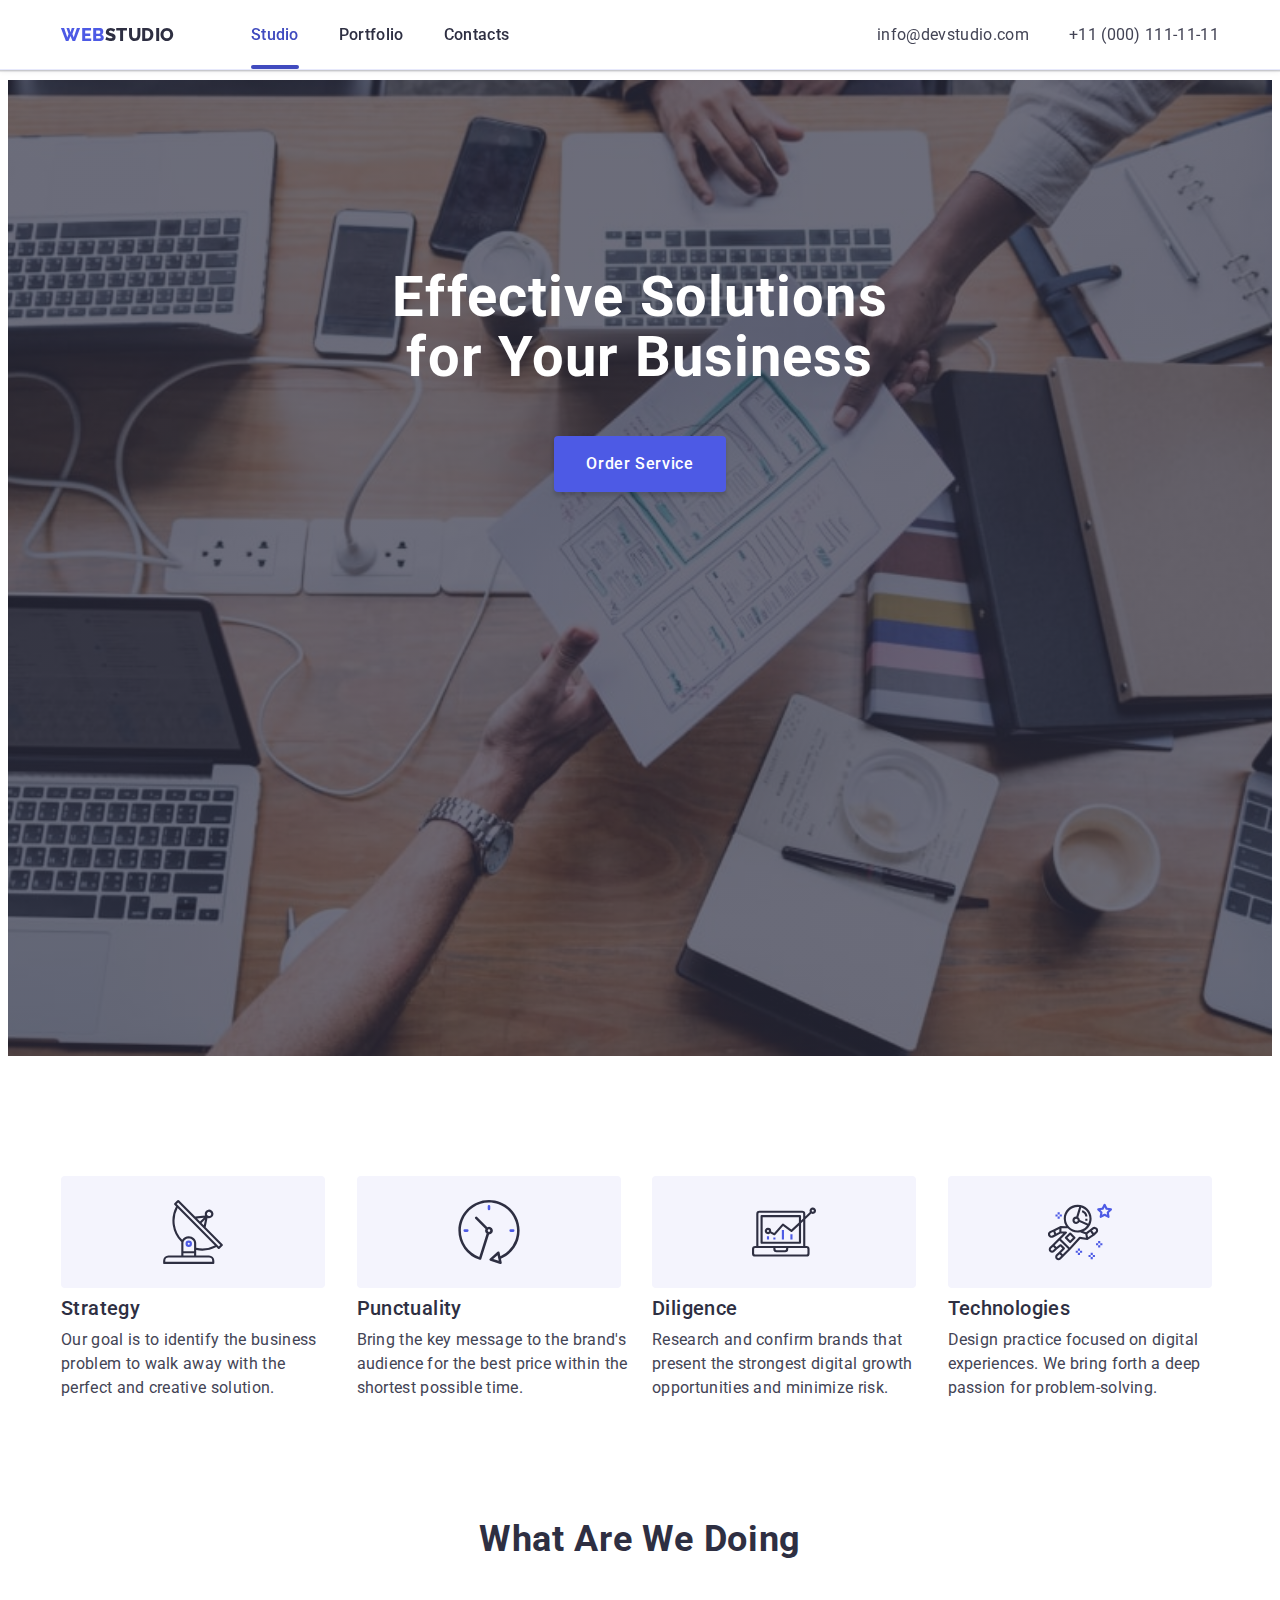
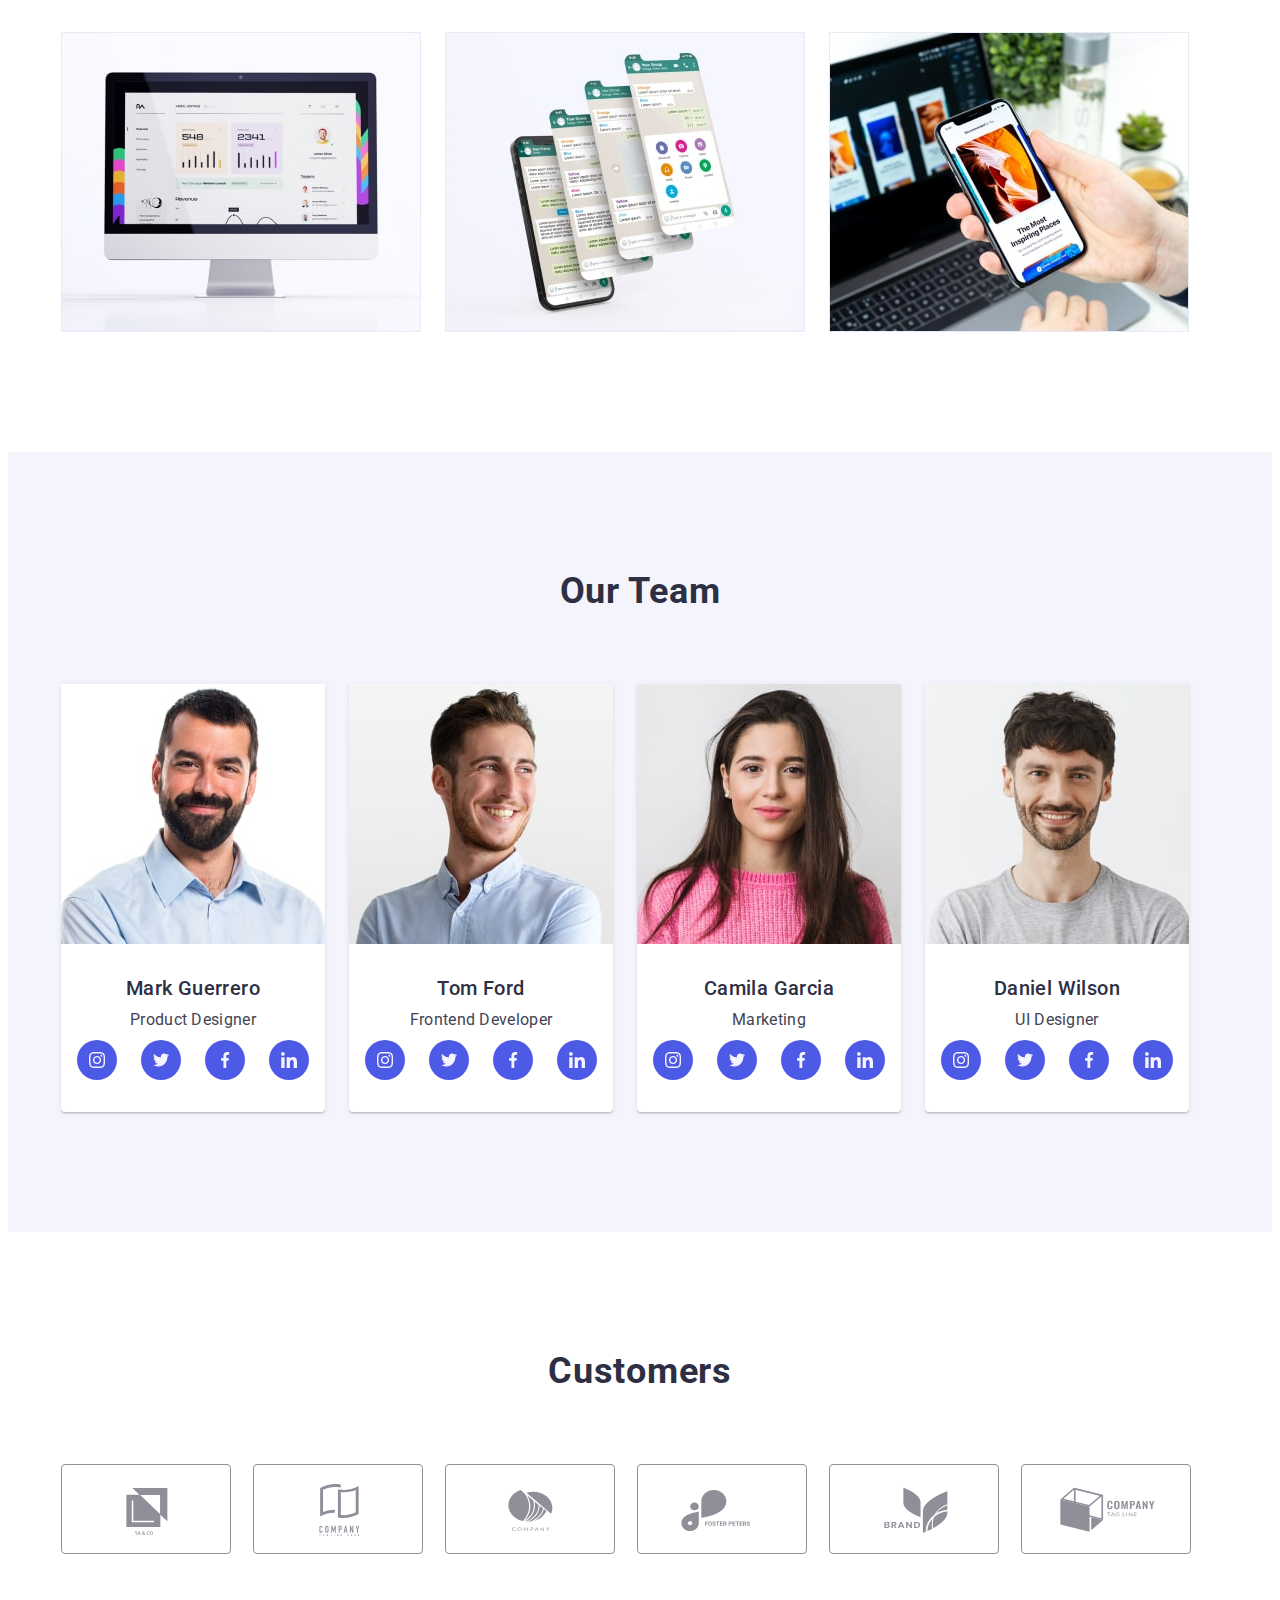
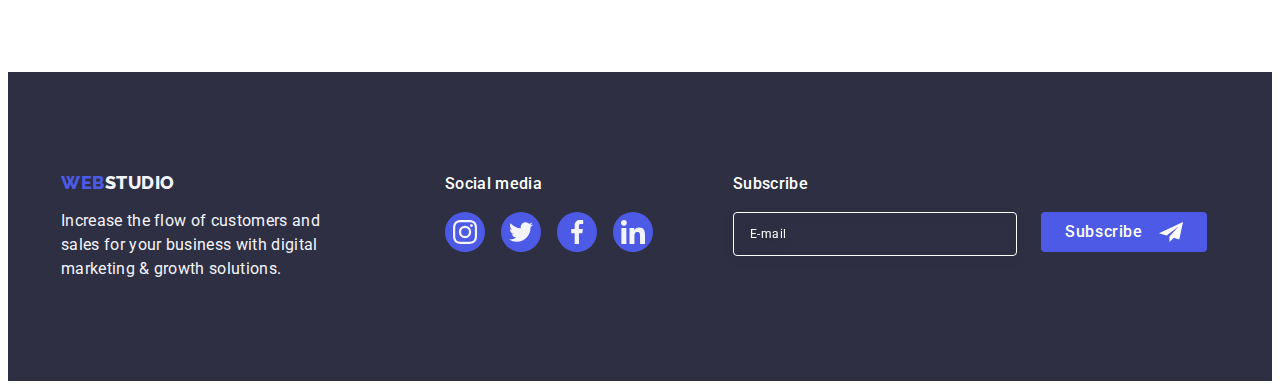
<file: index.html>
<!DOCTYPE html>
<html lang="en">
  <head>
    <meta charset="UTF-8" />
    <meta http-equiv="X-UA-Compatible" content="IE=edge" />
    <meta name="viewport" content="width=device-width, initial-scale=1.0" />
    <title>Document</title>
    <link
      rel="stylesheet"
      href="https://cdnjs.cloudflare.com/ajax/libs/modern-normalize/2.0.0/modern-normalize.min.css"
      integrity="sha512-4xo8blKMVCiXpTaLzQSLSw3KFOVPWhm/TRtuPVc4WG6kUgjH6J03IBuG7JZPkcWMxJ5huwaBpOpnwYElP/m6wg=="
      crossorigin="anonymous"
      referrerpolicy="no-referrer"
    />

    <link rel="preconnect" href="https://fonts.googleapis.com" />
    <link rel="preconnect" href="https://fonts.gstatic.com" crossorigin />
    <link
      href="https://fonts.googleapis.com/css2?family=Raleway:wght@800&family=Roboto:wght@400;500;700;900&display=swap"
      rel="stylesheet"
    />

    <link rel="stylesheet" href="./css/styles.css" />
  </head>

  <body>
    <header class="header-frame">
      <div class="container flex">
        <nav class="head-nav flex">
          <a href="./index.html" class="logo link"
            >Web<span class="logo-web">Studio</span></a
          >
          <ul class="head-list flex list">
            <li class="head-item">
              <a href="./index.html" class="header-link current link">Studio</a>
            </li>
            <li class="head-item">
              <a href="./portfolio.html" class="header-link link">Portfolio</a>
            </li>
            <li class="head-item">
              <a href="" class="header-link link">Contacts</a>
            </li>
          </ul>
        </nav>
        <address class="contacts">
          <ul class="contact-list flex list">
            <li class="contact-item">
              <a href="mailto:info@devstudio.com" class="contact link"
                >info@devstudio.com</a
              >
            </li>
            <li class="contact-item">
              <a href="tel:+110001111111" class="contact link"
                >+11 (000) 111-11-11</a
              >
            </li>
          </ul>
        </address>
      </div>
    </header>

    <main>
      <section class="hero-frame">
        <div class="container">
          <h1 class="hero">Effective Solutions for Your Business</h1>
          <button type="button" class="hero-btn" data-modal-open>
            Order Service
          </button>
        </div>
      </section>

      <section class="company-section flex">
        <div class="container">
          <h2 class="visually-hidden">The goal of the company</h2>
          <ul class="company-list list">
            <li class="company-item">
              <div class="company-frame">
                <svg class="company-icon" width="64" height="64">
                  <use href="./images/icons.svg#icon-antenna"></use>
                </svg>
              </div>
              <h3 class="company-title">Strategy</h3>
              <p class="company-text">
                Our goal is to identify the business problem to walk away with
                the perfect and creative solution.
              </p>
            </li>
            <li class="company-item">
              <div class="company-frame">
                <svg class="company-icon" width="64" height="64">
                  <use href="./images/icons.svg#icon-clock"></use>
                </svg>
              </div>
              <h3 class="company-title">Punctuality</h3>
              <p class="company-text">
                Bring the key message to the brand's audience for the best price
                within the shortest possible time.
              </p>
            </li>
            <li class="company-item">
              <div class="company-frame">
                <svg class="company-icon" width="64" height="64">
                  <use href="./images/icons.svg#icon-diagram"></use>
                </svg>
              </div>
              <h3 class="company-title">Diligence</h3>
              <p class="company-text">
                Research and confirm brands that present the strongest digital
                growth opportunities and minimize risk.
              </p>
            </li>
            <li class="company-item">
              <div class="company-frame">
                <svg class="company-icon" width="64" height="64">
                  <use href="./images/icons.svg#icon-astronaut"></use>
                </svg>
              </div>
              <h3 class="company-title">Technologies</h3>
              <p class="company-text">
                Design practice focused on digital experiences. We bring forth a
                deep passion for problem-solving.
              </p>
            </li>
          </ul>
        </div>
      </section>

      <section class="doing-section">
        <div class="container">
          <h2 class="doing-title">What are we doing</h2>
          <ul class="doing-list flex list">
            <li class="doing-item">
              <img
                src="./images/we-doing1.jpg"
                alt="monitor"
                width="360"
                height="300"
              />
            </li>
            <li class="doing-item">
              <img
                src="./images/we-doing2.jpg"
                alt="messenger on the phone"
                width="360"
                height="300"
              />
            </li>
            <li class="doing-item">
              <img
                src="./images/we-doing3.jpg"
                alt="mobile phone in hands"
                width="360"
                height="300"
              />
            </li>
          </ul>
        </div>
      </section>

      <section class="team-section">
        <div class="container">
          <h2 class="team-title">Our Team</h2>
          <ul class="team-list flex list">
            <li class="team-item">
              <img
                src="./images/our-team1.jpg"
                alt="Product Designer"
                width="264"
                height="260"
              />
              <div class="team-frame">
                <h3 class="team-name">Mark Guerrero</h3>
                <p class="team-text">Product Designer</p>
                <ul class="socials-list flex list">
                  <li class="socials-item">
                    <a
                      class="socials-link"
                      href="https://www.instagram.com/"
                      target="_blank"
                      rel="noreferrer noopener"
                    >
                      <svg class="socials-icon" width="16" height="16">
                        <use href="./images/icons.svg#icon-instagram"></use>
                      </svg>
                    </a>
                  </li>
                  <li class="socials-item">
                    <a
                      class="socials-link"
                      href="https://twitter.com/"
                      target="_blank"
                      rel="noreferrer noopener"
                    >
                      <svg class="socials-icon" width="16" height="16">
                        <use href="./images/icons.svg#icon-twitter"></use>
                      </svg>
                    </a>
                  </li>
                  <li class="socials-item">
                    <a
                      class="socials-link"
                      href="https://www.facebook.com/"
                      target="_blank"
                      rel="noreferrer noopener"
                    >
                      <svg class="socials-icon" width="16" height="16">
                        <use href="./images/icons.svg#icon-facebook"></use>
                      </svg>
                    </a>
                  </li>
                  <li class="socials-item">
                    <a
                      class="socials-link"
                      href="https://www.linkedin.com/"
                      target="_blank"
                      rel="noreferrer noopener"
                    >
                      <svg class="socials-icon" width="16" height="16">
                        <use href="./images/icons.svg#icon-linkedin"></use>
                      </svg>
                    </a>
                  </li>
                </ul>
              </div>
            </li>
            <li class="team-item">
              <img
                src="./images/our-team2.jpg"
                alt="Frontend Developer"
                width="264"
                height="260"
              />
              <div class="team-frame">
                <h3 class="team-name">Tom Ford</h3>
                <p class="team-text">Frontend Developer</p>
                <ul class="socials-list flex list">
                  <li class="socials-item">
                    <a
                      class="socials-link"
                      href="https://www.instagram.com/"
                      target="_blank"
                      rel="noreferrer noopener"
                    >
                      <svg class="socials-icon" width="16" height="16">
                        <use href="./images/icons.svg#icon-instagram"></use>
                      </svg>
                    </a>
                  </li>
                  <li class="socials-item">
                    <a
                      class="socials-link"
                      href="https://twitter.com/"
                      target="_blank"
                      rel="noreferrer noopener"
                    >
                      <svg class="socials-icon" width="16" height="16">
                        <use href="./images/icons.svg#icon-twitter"></use>
                      </svg>
                    </a>
                  </li>
                  <li class="socials-item">
                    <a
                      class="socials-link"
                      href="https://www.facebook.com/"
                      target="_blank"
                      rel="noreferrer noopener"
                    >
                      <svg class="socials-icon" width="16" height="16">
                        <use href="./images/icons.svg#icon-facebook"></use>
                      </svg>
                    </a>
                  </li>
                  <li class="socials-item">
                    <a
                      class="socials-link"
                      href="https://www.linkedin.com/"
                      target="_blank"
                      rel="noreferrer noopener"
                    >
                      <svg class="socials-icon" width="16" height="16">
                        <use href="./images/icons.svg#icon-linkedin"></use>
                      </svg>
                    </a>
                  </li>
                </ul>
              </div>
            </li>
            <li class="team-item">
              <img
                src="./images/our-team3.jpg"
                alt="Marketing"
                width="264"
                height="260"
              />
              <div class="team-frame">
                <h3 class="team-name">Camila Garcia</h3>
                <p class="team-text">Marketing</p>
                <ul class="socials-list flex list">
                  <li class="socials-item">
                    <a
                      class="socials-link"
                      href="https://www.instagram.com/"
                      target="_blank"
                      rel="noreferrer noopener"
                    >
                      <svg class="socials-icon" width="16" height="16">
                        <use href="./images/icons.svg#icon-instagram"></use>
                      </svg>
                    </a>
                  </li>
                  <li class="socials-item">
                    <a
                      class="socials-link"
                      href="https://twitter.com/"
                      target="_blank"
                      rel="noreferrer noopener"
                    >
                      <svg class="socials-icon" width="16" height="16">
                        <use href="./images/icons.svg#icon-twitter"></use>
                      </svg>
                    </a>
                  </li>
                  <li class="socials-item">
                    <a
                      class="socials-link"
                      href="https://www.facebook.com/"
                      target="_blank"
                      rel="noreferrer noopener"
                    >
                      <svg class="socials-icon" width="16" height="16">
                        <use href="./images/icons.svg#icon-facebook"></use>
                      </svg>
                    </a>
                  </li>
                  <li class="socials-item">
                    <a
                      class="socials-link"
                      href="https://www.linkedin.com/"
                      target="_blank"
                      rel="noreferrer noopener"
                    >
                      <svg class="socials-icon" width="16" height="16">
                        <use href="./images/icons.svg#icon-linkedin"></use>
                      </svg>
                    </a>
                  </li>
                </ul>
              </div>
            </li>
            <li class="team-item">
              <img
                src="./images/our-team4.jpg"
                alt="UI Designer"
                width="264"
                height="260"
              />
              <div class="team-frame">
                <h3 class="team-name">Daniel Wilson</h3>
                <p class="team-text">UI Designer</p>
                <ul class="socials-list flex list">
                  <li class="socials-item">
                    <a
                      class="socials-link"
                      href="https://www.instagram.com/"
                      target="_blank"
                      rel="noreferrer noopener"
                    >
                      <svg class="socials-icon" width="16" height="16">
                        <use href="./images/icons.svg#icon-instagram"></use>
                      </svg>
                    </a>
                  </li>
                  <li class="socials-item">
                    <a
                      class="socials-link"
                      href="https://twitter.com/"
                      target="_blank"
                      rel="noreferrer noopener"
                    >
                      <svg class="socials-icon" width="16" height="16">
                        <use href="./images/icons.svg#icon-twitter"></use>
                      </svg>
                    </a>
                  </li>
                  <li class="socials-item">
                    <a
                      class="socials-link"
                      href="https://www.facebook.com/"
                      target="_blank"
                      rel="noreferrer noopener"
                    >
                      <svg class="socials-icon" width="16" height="16">
                        <use href="./images/icons.svg#icon-facebook"></use>
                      </svg>
                    </a>
                  </li>
                  <li class="socials-item">
                    <a
                      class="socials-link"
                      href="https://www.linkedin.com/"
                      target="_blank"
                      rel="noreferrer noopener"
                    >
                      <svg class="socials-icon" width="16" height="16">
                        <use href="./images/icons.svg#icon-linkedin"></use>
                      </svg>
                    </a>
                  </li>
                </ul>
              </div>
            </li>
          </ul>
        </div>
      </section>

      <section class="customers-section">
        <div class="container">
          <h2 class="customers-title">Customers</h2>
          <ul class="customers-list flex list">
            <li class="customers-item">
              <a
                class="customers-link"
                href=""
                target="_blank"
                rel="noreferrer noopener"
              >
                <svg class="customers-icon" width="104" height="56">
                  <use href="./images/icons.svg#icon-company1"></use>
                </svg>
              </a>
            </li>
            <li class="customers-item">
              <a
                class="customers-link"
                href=""
                target="_blank"
                rel="noreferrer noopener"
              >
                <svg class="customers-icon" width="104" height="56">
                  <use href="./images/icons.svg#icon-company2"></use>
                </svg>
              </a>
            </li>
            <li class="customers-item">
              <a
                class="customers-link"
                href=""
                target="_blank"
                rel="noreferrer noopener"
              >
                <svg class="customers-icon" width="104" height="56">
                  <use href="./images/icons.svg#icon-company3"></use>
                </svg>
              </a>
            </li>
            <li class="customers-item">
              <a
                class="customers-link"
                href=""
                target="_blank"
                rel="noreferrer noopener"
              >
                <svg class="customers-icon" width="104" height="56">
                  <use href="./images/icons.svg#icon-company4"></use>
                </svg>
              </a>
            </li>
            <li class="customers-item">
              <a
                class="customers-link"
                href=""
                target="_blank"
                rel="noreferrer noopener"
              >
                <svg class="customers-icon" width="104" height="56">
                  <use href="./images/icons.svg#icon-company5"></use>
                </svg>
              </a>
            </li>
            <li class="customers-item">
              <a
                class="customers-link"
                href=""
                target="_blank"
                rel="noreferrer noopener"
              >
                <svg class="customers-icon" width="104" height="56">
                  <use href="./images/icons.svg#icon-company6"></use>
                </svg>
              </a>
            </li>
          </ul>
        </div>
      </section>
    </main>

    <footer class="basement-bg">
      <div class="container footer-flex">
        <div class="basement-first">
          <a href="./index.html" class="footer-logo link"
            >Web<span class="basement-logo">Studio</span></a
          >
          <p class="basement-text">
            Increase the flow of customers and sales for your business with
            digital marketing & growth solutions.
          </p>
        </div>
        <div class="footer-socials">
          <p class="footer-text">Social media</p>
          <ul class="footer-socials-list flex list">
            <li class="footer-socials-item">
              <a
                class="footer-socials-link"
                href="https://www.instagram.com/"
                target="_blank"
                rel="noreferrer noopener"
              >
                <svg class="footer-socials-icon" width="24" height="24">
                  <use href="./images/icons.svg#icon-instagram"></use>
                </svg>
              </a>
            </li>
            <li class="footer-socials-item">
              <a
                class="footer-socials-link"
                href="https://twitter.com/"
                target="_blank"
                rel="noreferrer noopener"
              >
                <svg class="footer-socials-icon" width="24" height="24">
                  <use href="./images/icons.svg#icon-twitter"></use>
                </svg>
              </a>
            </li>
            <li class="footer-socials-item">
              <a
                class="footer-socials-link"
                href="https://www.facebook.com/"
                target="_blank"
                rel="noreferrer noopener"
              >
                <svg class="footer-socials-icon" width="24" height="24">
                  <use href="./images/icons.svg#icon-facebook"></use>
                </svg>
              </a>
            </li>
            <li class="footer-socials-item">
              <a
                class="footer-socials-link"
                href="https://www.linkedin.com/"
                target="_blank"
                rel="noreferrer noopener"
              >
                <svg class="footer-socials-icon" width="24" height="24">
                  <use href="./images/icons.svg#icon-linkedin"></use>
                </svg>
              </a>
            </li>
          </ul>
        </div>
        <div class="footer-subscribe">
          <p class="footer-text">Subscribe</p>
          <form class="footer-form">
            <label class="mail-label">
              <input
                class="mail-input"
                type="email"
                name="user-email"
                placeholder="E-mail"
              />
            </label>
            <button class="subscribe-btn" type="submit">
              Subscribe
              <svg class="subscribe-icon" width="24" height="24">
                <use href="./images/icons.svg#icon-plane"></use>
              </svg>
            </button>
          </form>
        </div>
      </div>
    </footer>

    <div class="backdrop is-hidden" data-modal>
      <div class="modal">
        <button type="button" class="modal-button" data-modal-close>
          <svg class="modal-icon" width="8" height="8">
            <use href="./images/icons.svg#icon-close"></use>
          </svg>
        </button>

        <p class="modal-title">Leave your contacts and we will call you back</p>

        <form class="modal-form">
          <div class="label-wrap">
            <label class="modal-label" for="user-name">Name</label>
            <div class="input-wrap">
              <input
                class="modal-input"
                type="text"
                name="user-name"
                id="user-name"
              />
              <svg class="modal-form-icon" width="18" height="24">
                <use href="./images/icons.svg#icon-person"></use>
              </svg>
            </div>
          </div>

          <div class="label-wrap">
            <label for="user-phone" class="modal-label"> Phone</label>
            <div class="input-wrap">
              <input
                class="modal-input"
                type="tel"
                name="user-phone"
                id="user-phone"
              />
              <svg class="modal-form-icon" width="18" height="24">
                <use href="./images/icons.svg#icon-phone"></use>
              </svg>
            </div>
          </div>

          <div class="label-wrap">
            <label for="user-email" class="modal-label"> Email</label>
            <div class="input-wrap">
              <input
                class="modal-input"
                type="email"
                name="user-email"
                id="user-email"
              />
              <svg class="modal-form-icon" width="18" height="24">
                <use href="./images/icons.svg#icon-email"></use>
              </svg>
            </div>
          </div>

          <div class="textarea-wrap">
            <label class="modal-label" for="user-comment"> Comment</label>
            <textarea
              class="comment-wrap"
              name="user-comment"
              rows="5"
              placeholder="Text input"
              id="user-comment"
            ></textarea>
          </div>

          <div class="checkbox-wrap">
            <input
              class="checkbox-input visually-hidden"
              type="checkbox"
              name="user-privacy"
              value="true"
              id="user-privacy"
            />
            <label class="checkbox-label" for="user-privacy">
              <span class="checkbox-span">
                <svg class="accept-icon" width="10" height="8">
                  <use href="./images/icons.svg#icon-vector"></use>
                </svg> </span
              >I accept the terms and conditions of the
              <a class="checkbox-link" href="">Privacy Policy</a>
            </label>
          </div>

          <button class="send-btn" type="submit">Send</button>
        </form>
      </div>
    </div>
    <script src="./js/modal.js"></script>
  </body>
</html>
</file>
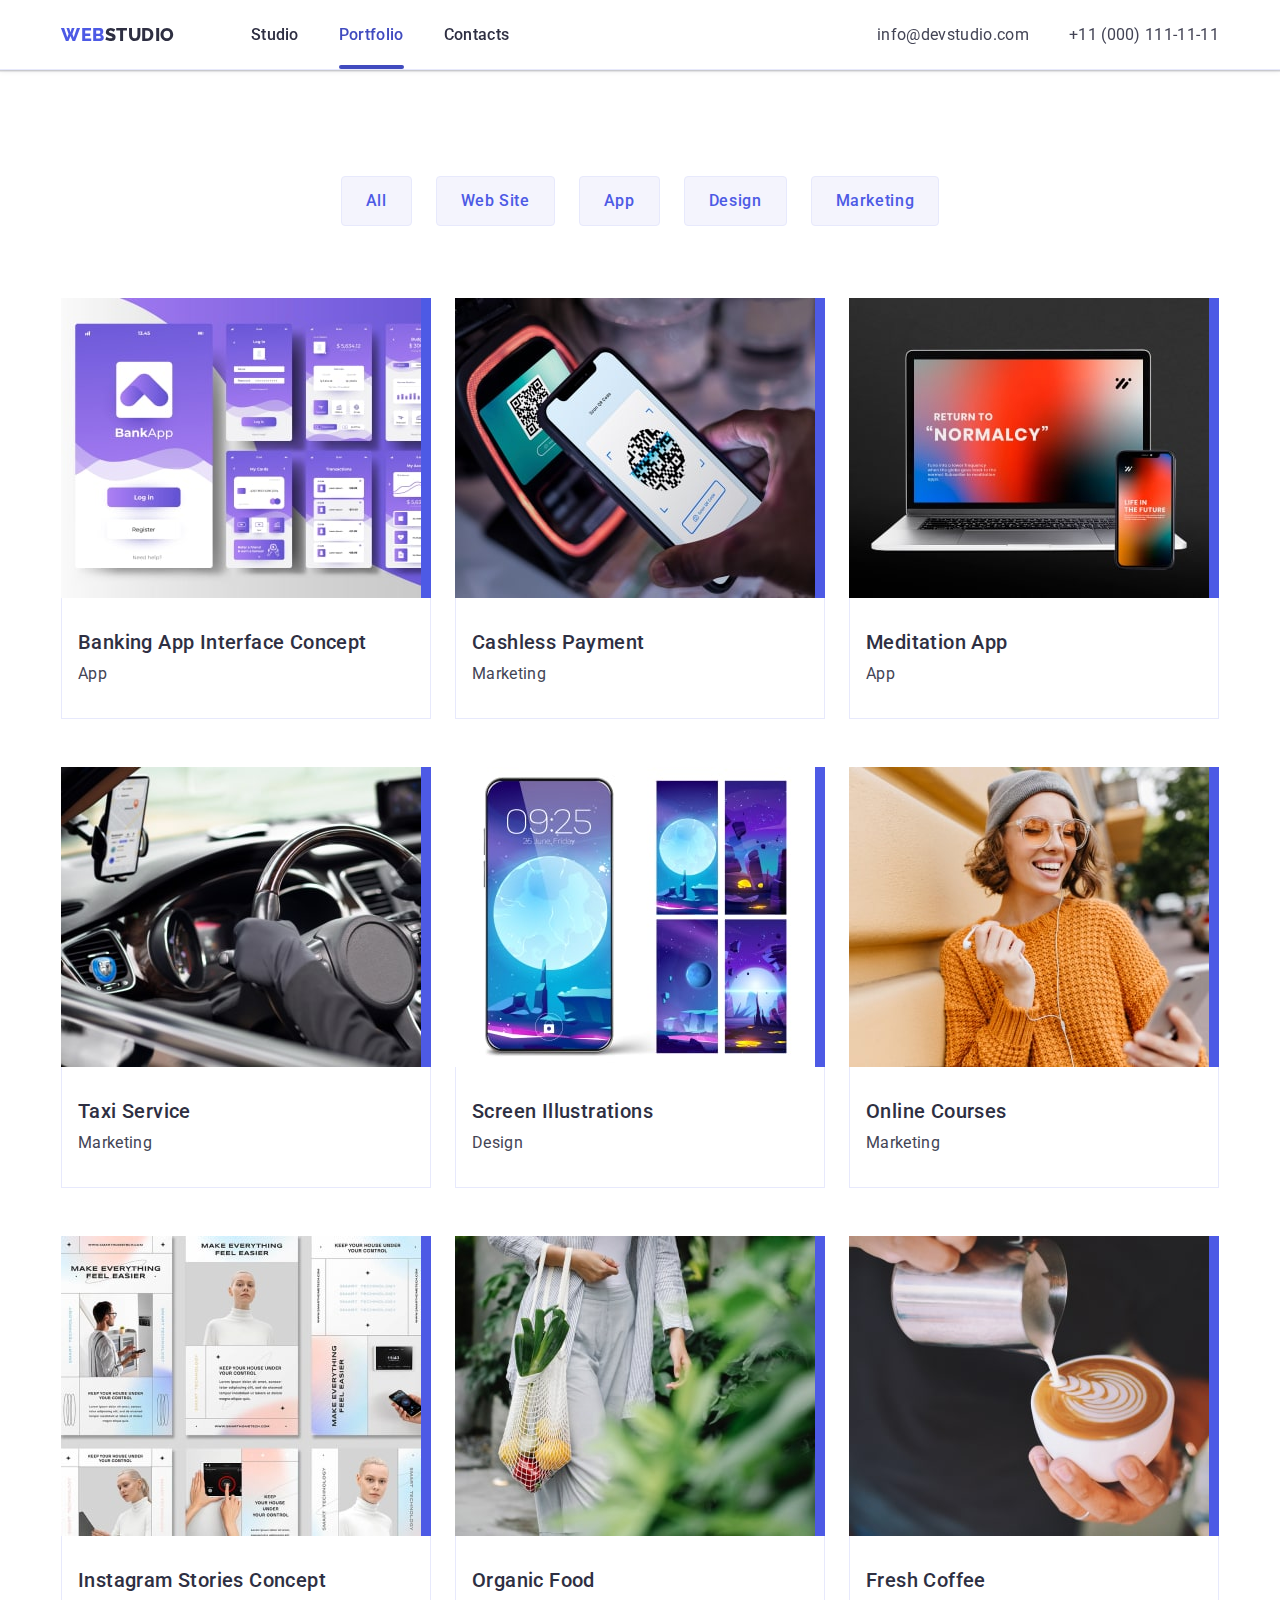
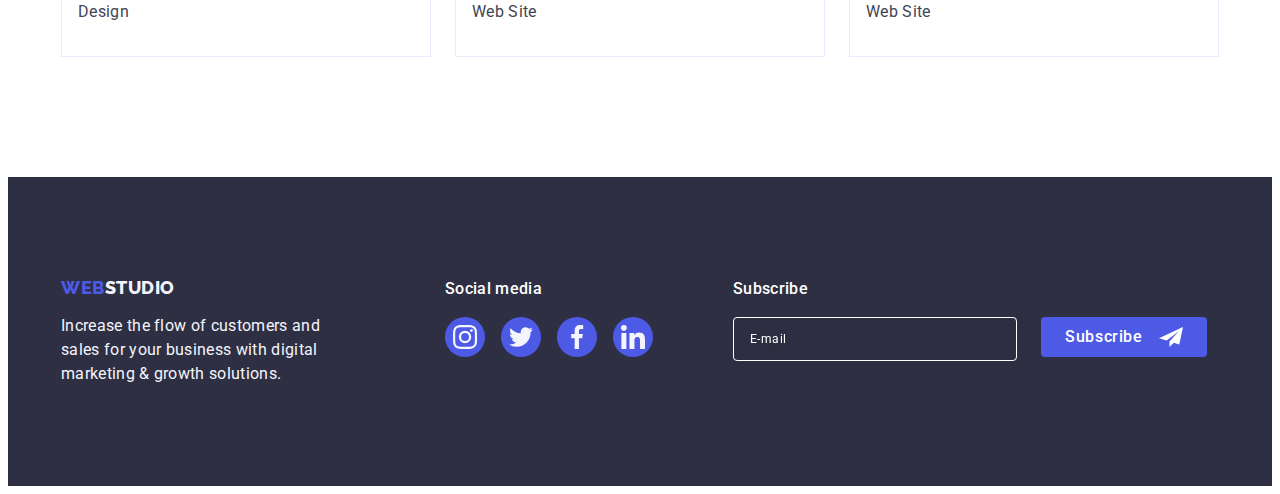
<file: portfolio.html>
<!DOCTYPE html>
<html lang="en">
  <head>
    <meta charset="UTF-8" />
    <meta http-equiv="X-UA-Compatible" content="IE=edge" />
    <meta name="viewport" content="width=device-width, initial-scale=1.0" />
    <title>Document</title>
    <link
      rel="stylesheet"
      href="https://cdnjs.cloudflare.com/ajax/libs/modern-normalize/2.0.0/modern-normalize.min.css"
      integrity="sha512-4xo8blKMVCiXpTaLzQSLSw3KFOVPWhm/TRtuPVc4WG6kUgjH6J03IBuG7JZPkcWMxJ5huwaBpOpnwYElP/m6wg=="
      crossorigin="anonymous"
      referrerpolicy="no-referrer"
    />

    <link rel="preconnect" href="https://fonts.googleapis.com" />
    <link rel="preconnect" href="https://fonts.gstatic.com" crossorigin />
    <link
      href="https://fonts.googleapis.com/css2?family=Raleway:wght@800&family=Roboto:wght@400;500;700;900&display=swap"
      rel="stylesheet"
    />

    <link rel="stylesheet" href="./css/styles.css" />
  </head>

  <body>
    <header class="header-frame">
      <div class="container flex">
        <nav class="head-nav flex">
          <a href="./index.html" class="logo link"
            >Web<span class="logo-web">Studio</span></a
          >
          <ul class="head-list flex list">
            <li class="head-item">
              <a href="./index.html" class="header-link link">Studio</a>
            </li>
            <li class="head-item">
              <a href="./portfolio.html" class="header-link current link"
                >Portfolio</a
              >
            </li>
            <li class="head-item">
              <a href="" class="header-link link">Contacts</a>
            </li>
          </ul>
        </nav>
        <address class="contacts">
          <ul class="contact-list flex list">
            <li class="contact-item">
              <a href="mailto:info@devstudio.com" class="contact link"
                >info@devstudio.com</a
              >
            </li>
            <li class="contact-item">
              <a href="tel:+110001111111" class="contact link"
                >+11 (000) 111-11-11</a
              >
            </li>
          </ul>
        </address>
      </div>
    </header>

    <main>
      <section class="portfolio-section">
        <div class="container">
          <h1 class="filters-title visually-hidden">Portfolio</h1>
          <ul class="filters-list flex list">
            <li><button type="button" class="filters-btn">All</button></li>
            <li><button type="button" class="filters-btn">Web Site</button></li>
            <li><button type="button" class="filters-btn">App</button></li>
            <li><button type="button" class="filters-btn">Design</button></li>
            <li>
              <button type="button" class="filters-btn">Marketing</button>
            </li>
          </ul>
          <ul class="portfolio-list flex list">
            <li class="portfolio-item">
              <a class="portfolio-link link" href="">
                <div class="portfolio-thumb">
                  <img
                    src="./images/banking-app.jpg"
                    alt="banking app interface"
                    width="360"
                    height="300"
                  />
                  <p class="portfolio-thumb-text">
                    14 Stylish and User-Friendly App Design Concepts · Task
                    Manager App · Calorie Tracker App · Exotic Fruit Ecommerce
                    App · Cloud Storage App
                  </p>
                </div>
                <div class="portfolio-frame">
                  <h2 class="portfolio-title">Banking App Interface Concept</h2>
                  <p class="portfolio-text">App</p>
                </div>
              </a>
            </li>
            <li class="portfolio-item">
              <a class="portfolio-link link" href="">
                <div class="portfolio-thumb">
                  <img
                    src="./images/cashless-payment.jpg"
                    alt="mobile in hand"
                    width="360"
                    height="300"
                  />
                  <p class="portfolio-thumb-text">
                    14 Stylish and User-Friendly App Design Concepts · Task
                    Manager App · Calorie Tracker App · Exotic Fruit Ecommerce
                    App · Cloud Storage App
                  </p>
                </div>
                <div class="portfolio-frame">
                  <h2 class="portfolio-title">Cashless Payment</h2>
                  <p class="portfolio-text">Marketing</p>
                </div>
              </a>
            </li>
            <li class="portfolio-item">
              <a class="portfolio-link link" href="">
                <div class="portfolio-thumb">
                  <img
                    src="./images/meditation-app.jpg"
                    alt="laptop"
                    width="360"
                    height="300"
                  />
                  <p class="portfolio-thumb-text">
                    14 Stylish and User-Friendly App Design Concepts · Task
                    Manager App · Calorie Tracker App · Exotic Fruit Ecommerce
                    App · Cloud Storage App
                  </p>
                </div>
                <div class="portfolio-frame">
                  <h2 class="portfolio-title">Meditation App</h2>
                  <p class="portfolio-text">App</p>
                </div>
              </a>
            </li>
            <li class="portfolio-item">
              <a class="portfolio-link link" href="">
                <div class="portfolio-thumb">
                  <img
                    src="./images/taxi-service.jpg"
                    alt="car steering wheel"
                    width="360"
                    height="300"
                  />
                  <p class="portfolio-thumb-text">
                    14 Stylish and User-Friendly App Design Concepts · Task
                    Manager App · Calorie Tracker App · Exotic Fruit Ecommerce
                    App · Cloud Storage App
                  </p>
                </div>
                <div class="portfolio-frame">
                  <h2 class="portfolio-title">Taxi Service</h2>
                  <p class="portfolio-text">Marketing</p>
                </div>
              </a>
            </li>
            <li class="portfolio-item">
              <a class="portfolio-link link" href="">
                <div class="portfolio-thumb">
                  <img
                    src="./images/screen-illustrations.jpg"
                    alt="mobile"
                    width="360"
                    height="300"
                  />
                  <p class="portfolio-thumb-text">
                    14 Stylish and User-Friendly App Design Concepts · Task
                    Manager App · Calorie Tracker App · Exotic Fruit Ecommerce
                    App · Cloud Storage App
                  </p>
                </div>
                <div class="portfolio-frame">
                  <h2 class="portfolio-title">Screen Illustrations</h2>
                  <p class="portfolio-text">Design</p>
                </div>
              </a>
            </li>
            <li class="portfolio-item">
              <a class="portfolio-link link" href="">
                <div class="portfolio-thumb">
                  <img
                    src="./images/online-courses.jpg"
                    alt="girl in headphones"
                    width="360"
                    height="300"
                  />
                  <p class="portfolio-thumb-text">
                    14 Stylish and User-Friendly App Design Concepts · Task
                    Manager App · Calorie Tracker App · Exotic Fruit Ecommerce
                    App · Cloud Storage App
                  </p>
                </div>
                <div class="portfolio-frame">
                  <h2 class="portfolio-title">Online Courses</h2>
                  <p class="portfolio-text">Marketing</p>
                </div>
              </a>
            </li>
            <li class="portfolio-item">
              <a class="portfolio-link link" href="">
                <div class="portfolio-thumb">
                  <img
                    src="./images/instagram-stories.jpg"
                    alt="pictures"
                    width="360"
                    height="300"
                  />
                  <p class="portfolio-thumb-text">
                    14 Stylish and User-Friendly App Design Concepts · Task
                    Manager App · Calorie Tracker App · Exotic Fruit Ecommerce
                    App · Cloud Storage App
                  </p>
                </div>
                <div class="portfolio-frame">
                  <h2 class="portfolio-title">Instagram Stories Concept</h2>
                  <p class="portfolio-text">Design</p>
                </div>
              </a>
            </li>
            <li class="portfolio-item">
              <a class="portfolio-link link" href="">
                <div class="portfolio-thumb">
                  <img
                    src="./images/organic-food.jpg"
                    alt="girl with vegetables"
                    width="360"
                    height="300"
                  />
                  <p class="portfolio-thumb-text">
                    14 Stylish and User-Friendly App Design Concepts · Task
                    Manager App · Calorie Tracker App · Exotic Fruit Ecommerce
                    App · Cloud Storage App
                  </p>
                </div>
                <div class="portfolio-frame">
                  <h2 class="portfolio-title">Organic Food</h2>
                  <p class="portfolio-text">Web Site</p>
                </div>
              </a>
            </li>
            <li class="portfolio-item">
              <a class="portfolio-link link" href="">
                <div class="portfolio-thumb">
                  <img
                    src="./images/fresh-coffee.jpg"
                    alt="cup of coffee"
                    width="360"
                    height="300"
                  />
                  <p class="portfolio-thumb-text">
                    14 Stylish and User-Friendly App Design Concepts · Task
                    Manager App · Calorie Tracker App · Exotic Fruit Ecommerce
                    App · Cloud Storage App
                  </p>
                </div>
                <div class="portfolio-frame">
                  <h2 class="portfolio-title">Fresh Coffee</h2>
                  <p class="portfolio-text">Web Site</p>
                </div>
              </a>
            </li>
          </ul>
        </div>
      </section>
    </main>

    <footer class="basement-bg">
      <div class="container footer-flex">
        <div class="basement-first">
          <a href="./index.html" class="footer-logo link"
            >Web<span class="basement-logo">Studio</span></a
          >
          <p class="basement-text">
            Increase the flow of customers and sales for your business with
            digital marketing & growth solutions.
          </p>
        </div>
        <div class="footer-socials">
          <p class="footer-text">Social media</p>
          <ul class="footer-socials-list flex list">
            <li class="footer-socials-item">
              <a
                class="footer-socials-link"
                href="https://www.instagram.com/"
                target="_blank"
                rel="noreferrer noopener"
              >
                <svg class="footer-socials-icon" width="24" height="24">
                  <use href="./images/icons.svg#icon-instagram"></use>
                </svg>
              </a>
            </li>
            <li class="footer-socials-item">
              <a
                class="footer-socials-link"
                href="https://twitter.com/"
                target="_blank"
                rel="noreferrer noopener"
              >
                <svg class="footer-socials-icon" width="24" height="24">
                  <use href="./images/icons.svg#icon-twitter"></use>
                </svg>
              </a>
            </li>
            <li class="footer-socials-item">
              <a
                class="footer-socials-link"
                href="https://www.facebook.com/"
                target="_blank"
                rel="noreferrer noopener"
              >
                <svg class="footer-socials-icon" width="24" height="24">
                  <use href="./images/icons.svg#icon-facebook"></use>
                </svg>
              </a>
            </li>
            <li class="footer-socials-item">
              <a
                class="footer-socials-link"
                href="https://www.linkedin.com/"
                target="_blank"
                rel="noreferrer noopener"
              >
                <svg class="footer-socials-icon" width="24" height="24">
                  <use href="./images/icons.svg#icon-linkedin"></use>
                </svg>
              </a>
            </li>
          </ul>
        </div>
        <div class="footer-subscribe">
          <p class="footer-text">Subscribe</p>
          <form class="footer-form">
            <label class="mail-label">
              <input
                class="mail-input"
                type="email"
                name="user-email"
                placeholder="E-mail"
              />
            </label>
            <button class="subscribe-btn" type="submit">
              Subscribe
              <svg class="subscribe-icon" width="24" height="24">
                <use href="./images/icons.svg#icon-plane"></use>
              </svg>
            </button>
          </form>
        </div>
      </div>
    </footer>
  </body>
</html>
</file>
<file: css/styles.css>
body {
  padding-top: 72px;
  font-family: "Roboto", sans-serif;
  color: #434455;
  background-color: #fff;
}

h1,
h2,
h3,
h4,
h5,
h6,
p {
  margin: 0;
}

ul,
ol {
  margin: 0;
  padding: 0;
}

button {
  padding: 0;
  border: none;
}

img {
  display: block;
  max-width: 100%;
  height: auto;
}

:root {
  --color-text-h: #2e2f42;
  --color-text-hero: #ffffff;
  --color-text: #434455;
  --color-text-button: #4d5ae5;
  --color-focus-btn: #404bbf;
  --color-btn: #f4f4fd;
  --border-header: #e7e9fc;
  --icon-company: #8e8f99;
  --modal-color: #fcfcfc;
  --modal-text: rgba(46, 47, 66, 0.4);
  --time: 250ms;
  --timing-function: cubic-bezier(0.4, 0, 0.2, 1);
  --scale-bef: scale(1, 1);
  --scale-aft: scale(1.25, 1.25);
}

.link {
  text-decoration: none;
}

.list {
  list-style: none;
}

.flex {
  display: flex;
  align-items: center;
}

.container {
  width: 1158px;
  margin: 0 auto;
  padding-left: 15px;
  padding-right: 15px;
}

.visually-hidden {
  position: absolute;
  width: 1px;
  height: 1px;
  margin: -1px;
  border: 0;
  padding: 0;
  white-space: nowrap;
  clip-path: inset(100%);
  clip: rect(0 0 0 0);
  overflow: hidden;
}

/**--------------------HEADER---------------------**/

.header-frame {
  position: fixed;
  z-index: 1;
  width: 100%;
  top: 0;
  left: 0;

  background-color: #fff;
  border-bottom: 1px solid var(--border-header);
  box-shadow: 0px 2px 1px rgba(46, 47, 66, 0.08),
    0px 1px 1px rgba(46, 47, 66, 0.16), 0px 1px 6px rgba(46, 47, 66, 0.08);
}

.head-item:not(:last-child),
.contact-item:not(:last-child) {
  margin-right: 40px;
}

.contacts {
  margin-left: auto;
  font-style: normal;
}

.logo {
  padding-top: 24px;
  padding-bottom: 24px;
  margin-right: 76px;
  align-items: center;

  font-family: "Raleway", sans-serif;
  font-style: normal;
  font-weight: 800;
  font-size: 18px;
  line-height: 1.17;
  letter-spacing: 0.03em;
  text-transform: uppercase;
  color: var(--color-text-button);
}

.logo-web {
  color: var(--color-text-h);
}

.header-link {
  position: relative;
  padding: 24px 0;
  transition: color var(--time) var(--timing-function);

  font-family: "Roboto", sans-serif;
  font-style: normal;
  font-weight: 500;
  font-size: 16px;
  line-height: 1.5;
  letter-spacing: 0.02em;

  color: var(--color-text-h);
}

.header-link::after {
  transition: transform var(--time) var(--timing-function);
  transform: scaleX(0);
  opacity: 0;

  content: "";
  position: absolute;
  left: 0;
  bottom: -1px;
  height: 4px;
  width: 100%;
  border-radius: 2px;

  background-color: transparent;
}

.current {
  color: var(--color-focus-btn);
}

.header-link.current::after,
.header-link:hover::after,
.header-link:focus::after {
  transform: scaleX(1);
  opacity: 1;

  background-color: var(--color-focus-btn);
}

.header-link:is(:hover, :focus) {
  color: var(--color-focus-btn);
}

.contact {
  transition: color var(--time) var(--timing-function);

  padding-top: 24px;
  padding-bottom: 24px;

  font-family: "Roboto", sans-serif;
  font-weight: 400;
  font-size: 16px;
  line-height: 1.5;
  letter-spacing: 0.02em;
  color: var(--color-text);
}

.contact:hover,
.contact:focus {
  color: var(--color-focus-btn);
}

/***----------------------FOOTER------------------------**/

.basement-bg {
  padding-top: 100px;
  padding-bottom: 100px;
  background-color: var(--color-text-h);
}

.footer-flex {
  display: flex;
  align-items: baseline;
}

.basement-first {
  margin-right: 120px;
}

.footer-logo {
  display: inline-block;
  max-width: 264px;
  margin-bottom: 16px;
  align-items: center;

  font-family: "Raleway", sans-serif;
  font-style: normal;
  font-weight: 800;
  font-size: 18px;
  line-height: 1.17;
  letter-spacing: 0.03em;
  text-transform: uppercase;
  color: var(--color-text-button);
}

.basement-logo {
  color: var(--color-btn);
}

.basement-text {
  max-width: 264px;

  font-size: 16px;
  line-height: 1.5;
  letter-spacing: 0.02em;
  color: var(--color-btn);
}

.footer-socials {
  margin-right: 80px;
}

.footer-text {
  margin-bottom: 16px;
  flex-wrap: wrap;
  width: 100%;

  font-weight: 500;
  font-size: 16px;
  line-height: 1.5;
  letter-spacing: 0.02em;
  color: var(--color-text-hero);
}

.footer-form {
  display: flex;
  gap: 24px;
}

.mail-label {
}

.footer-socials-list {
  gap: 16px;
}

.footer-socials-link {
  transition: background-color var(--time) var(--timing-function);

  display: flex;
  align-items: center;
  justify-content: center;
  width: 40px;
  height: 40px;
  border-radius: 50%;

  background-color: var(--color-text-button);
}

.footer-socials-link:is(:hover, :focus) {
  background-color: #31d0aa;
}

.footer-socials-icon {
  fill: var(--color-btn);
}

.footer-subscribe {
  position: relative;
}

.mail-input {
  width: 264px;
  height: 40px;

  padding-left: 16px;

  font-family: "Roboto";
  font-style: normal;
  font-weight: 400;
  font-size: 12px;
  line-height: 1.5;
  letter-spacing: 0.04em;

  color: var(--color-text-hero);
  background-color: transparent;
  border: 1px solid var(--color-text-hero);
  filter: drop-shadow(0px 4px 4px rgba(0, 0, 0, 0.15));
  border-radius: 4px;
}

.mail-input::placeholder {
  color: var(--color-text-hero);
}

.subscribe-btn {
  transition: background-color var(--time) var(--timing-function);

  min-width: 165px;
  height: 40px;
  padding: 8px 24px;

  display: flex;
  justify-content: center;
  align-items: center;
  font-family: "Roboto", sans-serif;
  font-weight: 500;
  font-size: 16px;
  line-height: 1.5;
  letter-spacing: 0.04em;
  cursor: pointer;

  background-color: var(--color-text-button);
  border: none;
  border-radius: 4px;
  color: var(--color-text-hero);
}

.subscribe-btn:is(:hover, :focus) {
  background-color: var(--color-focus-btn);
}

.subscribe-icon {
  margin-left: 16px;

  fill: var(--color-text-hero);
}

/***----------------------HERO------------------------**/

.hero-frame {
  height: 600px;
  padding-top: 188px;
  padding-bottom: 188px;
  margin: 0 auto;

  background-color: var(--color-text-h);
  background-image: linear-gradient(
      rgba(46, 47, 66, 0.7),
      rgba(46, 47, 66, 0.7)
    ),
    url(../images/hero-img-min.jpg);
  background-repeat: no-repeat;
  background-position: center;
  background-size: cover;
}

.hero {
  max-width: 496px;
  margin-bottom: 48px;
  margin-left: auto;
  margin-right: auto;

  font-size: 56px;
  line-height: 1.07;
  text-align: center;
  letter-spacing: 0.02em;
  color: var(--color-text-hero);
}

.hero-btn {
  transition: background-color var(--time) var(--timing-function);

  display: block;
  min-width: 169px;
  height: 56px;
  padding: 16px 32px;
  margin-left: auto;
  margin-right: auto;
  border: none;
  border-radius: 4px;
  cursor: pointer;

  font-family: "Roboto", sans-serif;
  font-style: normal;
  font-weight: 500;
  font-size: 16px;
  line-height: 1.5;
  align-items: center;
  letter-spacing: 0.04em;

  color: var(--color-text-hero);
  background-color: var(--color-text-button);
  box-shadow: 0px 4px 4px rgba(0, 0, 0, 0.15);
}

.hero-btn:is(:hover, :focus) {
  background-color: var(--color-focus-btn);
}

/***---------------goal of the company---------------------**/

.company-section {
  padding-top: 120px;
  padding-bottom: 120px;
}

.company-list {
  display: flex;
  gap: 24px;
}

.company-item {
  flex-basis: calc((100% - 72px) / 4);
}

.company-frame {
  display: flex;
  align-items: center;
  justify-content: center;
  width: 264px;
  height: 112px;
  padding: 0;
  margin-bottom: 8px;
  border: none;
  border-radius: 4px;

  background-color: var(--color-btn);
}

.company-title {
  margin-bottom: 8px;

  font-weight: 500;
  font-size: 20px;
  line-height: 1.2;
  letter-spacing: 0.02em;
  color: var(--color-text-h);
}

.company-text {
  font-size: 16px;
  line-height: 1.5;
  letter-spacing: 0.02em;
}

/* ------------What are we doing---------- */

.doing-section {
  padding-bottom: 120px;
}

.doing-title {
  margin-bottom: 72px;

  font-size: 36px;
  line-height: 1.11;
  letter-spacing: 0.02em;
  text-align: center;
  text-transform: capitalize;
  color: var(--color-text-h);
}

.doing-item:not(:last-child) {
  margin-right: 24px;
}

/**--------------------------Our Team---------------------**/

.team-section {
  padding-top: 120px;
  padding-bottom: 120px;
  background-color: var(--color-btn);
}

.team-title {
  margin-bottom: 72px;

  font-size: 36px;
  line-height: 1.11;
  text-align: center;
  letter-spacing: 0.02em;
  text-transform: capitalize;
  color: var(--color-text-h);
}

.team-frame {
  padding: 32px 16px;
}

.team-item {
  border-radius: 0px 0px 4px 4px;
  background-color: var(--color-text-hero);

  box-shadow: 0px 1px 6px rgba(46, 47, 66, 0.08),
    0px 1px 1px rgba(46, 47, 66, 0.16), 0px 2px 1px rgba(46, 47, 66, 0.08);
}

.team-item:not(:last-child) {
  margin-right: 24px;
}

.team-name {
  margin-bottom: 8px;

  font-weight: 500;
  font-size: 20px;
  line-height: 1.2;
  text-align: center;
  letter-spacing: 0.02em;
  color: var(--color-text-h);
}

.team-text {
  margin-bottom: 8px;

  font-size: 16px;
  line-height: 1.5;
  text-align: center;
  letter-spacing: 0.02em;
}

.socials-list {
  justify-content: center;
  gap: 24px;
}

.socials-icon {
  fill: var(--color-btn);
}

.socials-link {
  transition: background-color var(--time) var(--timing-function);

  display: flex;
  align-items: center;
  justify-content: center;
  width: 40px;
  height: 40px;
  border-radius: 50%;

  background-color: var(--color-text-button);
}

.socials-link:is(:hover, :focus) {
  background-color: var(--color-focus-btn);
}

/* --------------------Customers-------------------- */
.customers-section {
  padding-top: 120px;
  padding-bottom: 120px;
}

.customers-title {
  margin-bottom: 72px;

  font-size: 36px;
  line-height: 1.11;
  text-align: center;
  letter-spacing: 0.02em;
  text-transform: capitalize;

  color: var(--color-text-h);
}

.customers-list {
  width: 1128px;
  justify-content: center;
  align-items: center;
  gap: 24px;
}

.customers-item {
  width: 168px;
  height: 88px;
}

.customers-link {
  transition: border-color var(--time) var(--timing-function),
    color var(--time) var(--timing-function);

  display: flex;
  justify-content: center;
  align-items: center;
  width: 100%;
  height: 100%;
  border: 1px solid var(--icon-company);
  border-radius: 4px;

  color: var(--icon-company);
}

.customers-icon {
  transition: fill var(--time) var(--timing-function);

  display: flex;
  justify-content: center;
  align-items: center;

  fill: var(--icon-company);
}

.customers-link:is(:hover, :focus) {
  border-color: var(--color-focus-btn);
  color: var(--color-focus-btn);
}

.customers-link:is(:hover, :focus) .customers-icon {
  fill: var(--color-focus-btn);
}

/***-------------------PORTFOLIO---------------------**/

.portfolio-section {
  padding-top: 96px;
  padding-bottom: 120px;
}

.filters-list {
  margin-bottom: 72px;
  justify-content: center;
  gap: 24px;
}

.filters-btn {
  transition: color var(--time) var(--timing-function),
    background-color var(--time) var(--timing-function),
    border-color var(--time) var(--timing-function),
    box-shadow var(--time) var(--timing-function);

  display: block;
  padding: 12px 24px;
  align-items: center;
  border: 1px solid var(--border-header);
  border-radius: 4px;
  cursor: pointer;

  font-family: "Roboto", sans-serif;
  font-style: normal;
  font-weight: 500;
  font-size: 16px;
  line-height: 1.5;
  text-align: center;
  letter-spacing: 0.04em;

  color: var(--color-text-button);
  background-color: var(--color-btn);
}

.filters-btn:hover,
.filters-btn:focus {
  border-radius: 4px;
  border: 1px solid transparent;

  background-color: var(--color-focus-btn);
  color: var(--color-text-hero);

  box-shadow: 0px 3px 1px rgba(0, 0, 0, 0.1), 0px 2px 1px rgba(0, 0, 0, 0.08),
    0px 2px 2px rgba(0, 0, 0, 0.12);
}

.portfolio-list {
  flex-wrap: wrap;
}

.portfolio-item {
  width: calc((100% - 48px) / 3);
}

.portfolio-item:not(:nth-child(3n)) {
  margin-right: 24px;
}

.portfolio-item:not(:nth-last-child(-n + 3)) {
  margin-bottom: 48px;
}

.portfolio-frame {
  padding: 32px 16px;
  border: 1px solid var(--border-header);
  border-top: none;
}

.portfolio-link {
  transition: box-shadow var(--time) var(--timing-function);

  display: block;
}

.portfolio-link:is(:hover, :focus) {
  transform: translateY(0%);

  box-shadow: 0px 1px 6px rgba(46, 47, 66, 0.08),
    0px 1px 1px rgba(46, 47, 66, 0.16), 0px 2px 1px rgba(46, 47, 66, 0.08);
}

.portfolio-thumb {
  position: relative;
  overflow: hidden;
  transition: transform var(--time) var(--timing-function);

  width: 100%;
  height: 100%;

  background-color: var(--color-text-button);
}

.portfolio-thumb-text {
  position: absolute;
  top: 0;

  transform: translateY(100%);
  transition: transform var(--time) var(--timing-function);

  padding: 40px 32px;
  height: 100%;
  width: 100%;

  font-size: 16px;
  line-height: 1.5;
  letter-spacing: 0.02em;
  color: var(--color-btn);
  background-color: var(--color-text-button);
}

.portfolio-link:is(:hover, :focus) .portfolio-thumb,
.portfolio-link:is(:hover, :focus) .portfolio-thumb-text {
  transform: translateY(0%);
}

.portfolio-title {
  margin-bottom: 8px;

  font-weight: 500;
  font-size: 20px;
  line-height: 1.2;
  letter-spacing: 0.02em;
  color: var(--color-text-h);
}

.portfolio-text {
  font-size: 16px;
  line-height: 1.5;
  letter-spacing: 0.02em;
  color: var(--color-text);
}

/* ---------------------backdrop-------------------- */

.backdrop {
  position: fixed;
  z-index: 2;
  width: 100%;
  height: 100%;
  top: 0;
  left: 0;
  opacity: 1;

  transition: opacity var(--time) var(--timing-function),
    visibility var(--time) var(--timing-function);

  background-color: var(--modal-text);
}

.backdrop.is-hidden {
  visibility: hidden;
  pointer-events: none;
  opacity: 0;
}

.modal {
  position: absolute;
  top: 50%;
  left: 50%;
  transform: translate(-50%, -50%);
  transition: transform var(--time) var(--timing-function);

  padding: 72px 24px 24px 24px;
  width: 408px;
  min-height: 584px;
  border-radius: 4px;

  background-color: var(--modal-color);
  box-shadow: 0px 1px 1px rgba(0, 0, 0, 0.14), 0px 1px 3px rgba(0, 0, 0, 0.12),
    0px 2px 1px rgba(0, 0, 0, 0.2);
}

.modal-button {
  position: absolute;
  top: 24px;
  right: 24px;

  transition: background-color var(--time) var(--timing-function),
    border var(--time) var(--timing-function);

  display: flex;
  align-items: center;
  justify-content: center;
  width: 24px;
  height: 24px;
  border-radius: 50%;
  border: 1px solid rgba(0, 0, 0, 0.1);
  cursor: pointer;

  background-color: var(--border-header);
}

.modal-button:is(:hover, :focus) {
  background-color: var(--color-focus-btn);
  border: none;
}

.modal-icon {
  transition: fill var(--time) var(--timing-function),
    background-color var(--time) var(--timing-function);

  background-color: var(--border-header);
}

.modal-button:is(:hover, :focus) .modal-icon {
  background-color: var(--color-focus-btn);
  fill: var(--color-text-hero);
}

.modal-title {
  margin-bottom: 16px;

  font-weight: 500;
  font-size: 16px;
  line-height: 1.5;
  text-align: center;
  letter-spacing: 0.02em;

  color: var(--color-text-h);
}

.label-wrap {
  margin-bottom: 8px;
}

.modal-label {
  display: block;
  margin-bottom: 4px;

  font-family: "Roboto";
  font-style: normal;
  font-weight: 400;
  font-size: 12px;
  line-height: 1.17;
  letter-spacing: 0.04em;

  color: var(--icon-company);
}

.input-wrap {
  position: relative;
}

.modal-input {
  transition: border-color var(--time) var(--timing-function);

  width: 100%;
  height: 40px;
  padding-left: 38px;

  outline: transparent;
  background-color: transparent;
  border: 1px solid var(--modal-text);
  border-radius: 4px;
}

.modal-form-icon {
  position: absolute;
  left: 16px;
  top: 50%;
  transform: translateY(-50%);

  transition: fill var(--time) var(--timing-function);
}

.modal-input:is(:hover, :focus) {
  border-color: var(--color-text-button);
}

.modal-input:is(:hover, :focus) + .modal-form-icon {
  fill: var(--color-text-button);
}

.textarea-wrap {
  margin-bottom: 16px;
}

.comment-wrap {
  transition: border-color var(--time) var(--timing-function);

  width: 100%;
  height: 120px;

  font-size: 12px;
  line-height: 1.17;
  letter-spacing: 0.04em;

  padding: 8px 16px;
  resize: none;

  outline: transparent;
  color: rgba(46, 47, 66, 0.4);
  background-color: transparent;
  border: 1px solid var(--modal-text);
  border-radius: 4px;
}

.comment-wrap::placeholder {
  color: var(--modal-text);
}

.comment-wrap:is(:hover, :focus) {
  border-color: var(--color-text-button);
}

.checkbox-wrap {
  margin-bottom: 24px;
}

.checkbox-label {
  font-size: 12px;
  line-height: 1.17;
  letter-spacing: 0.04em;
  text-align: center;

  color: var(--icon-company);
}

.checkbox-input:checked + .checkbox-label > .checkbox-span {
  background-color: var(--color-focus-btn);
  border: none;
  fill: var(--color-btn);
}

.checkbox-span {
  transition: border var(--time) var(--timing-function),
    background-color var(--time) var(--timing-function),
    fill var(--time) var(--timing-function);

  display: inline-flex;
  align-items: center;
  justify-content: center;
  margin-right: 8px;
  width: 16px;
  height: 16px;

  border-radius: 2px;
  border: 1px solid rgba(46, 47, 66, 0.4);
  fill: transparent;
}

.checkbox-link {
  color: var(--color-text-button);
}

.send-btn {
  transition: background-color var(--time) var(--timing-function);

  display: block;
  margin: 0 auto;
  padding: 16px 32px;
  min-width: 169px;
  height: 56px;

  font-family: "Roboto", sans-serif;
  font-weight: 500;
  font-size: 16px;
  line-height: 1.5;
  letter-spacing: 0.04em;
  text-align: center;
  cursor: pointer;

  color: var(--color-text-hero);
  background-color: var(--color-text-button);
  box-shadow: 0px 4px 4px rgba(0, 0, 0, 0.15);
  border-radius: 4px;
  border: none;
}

.send-btn:is(:hover, :focus) {
  background-color: var(--color-focus-btn);
}
</file>
